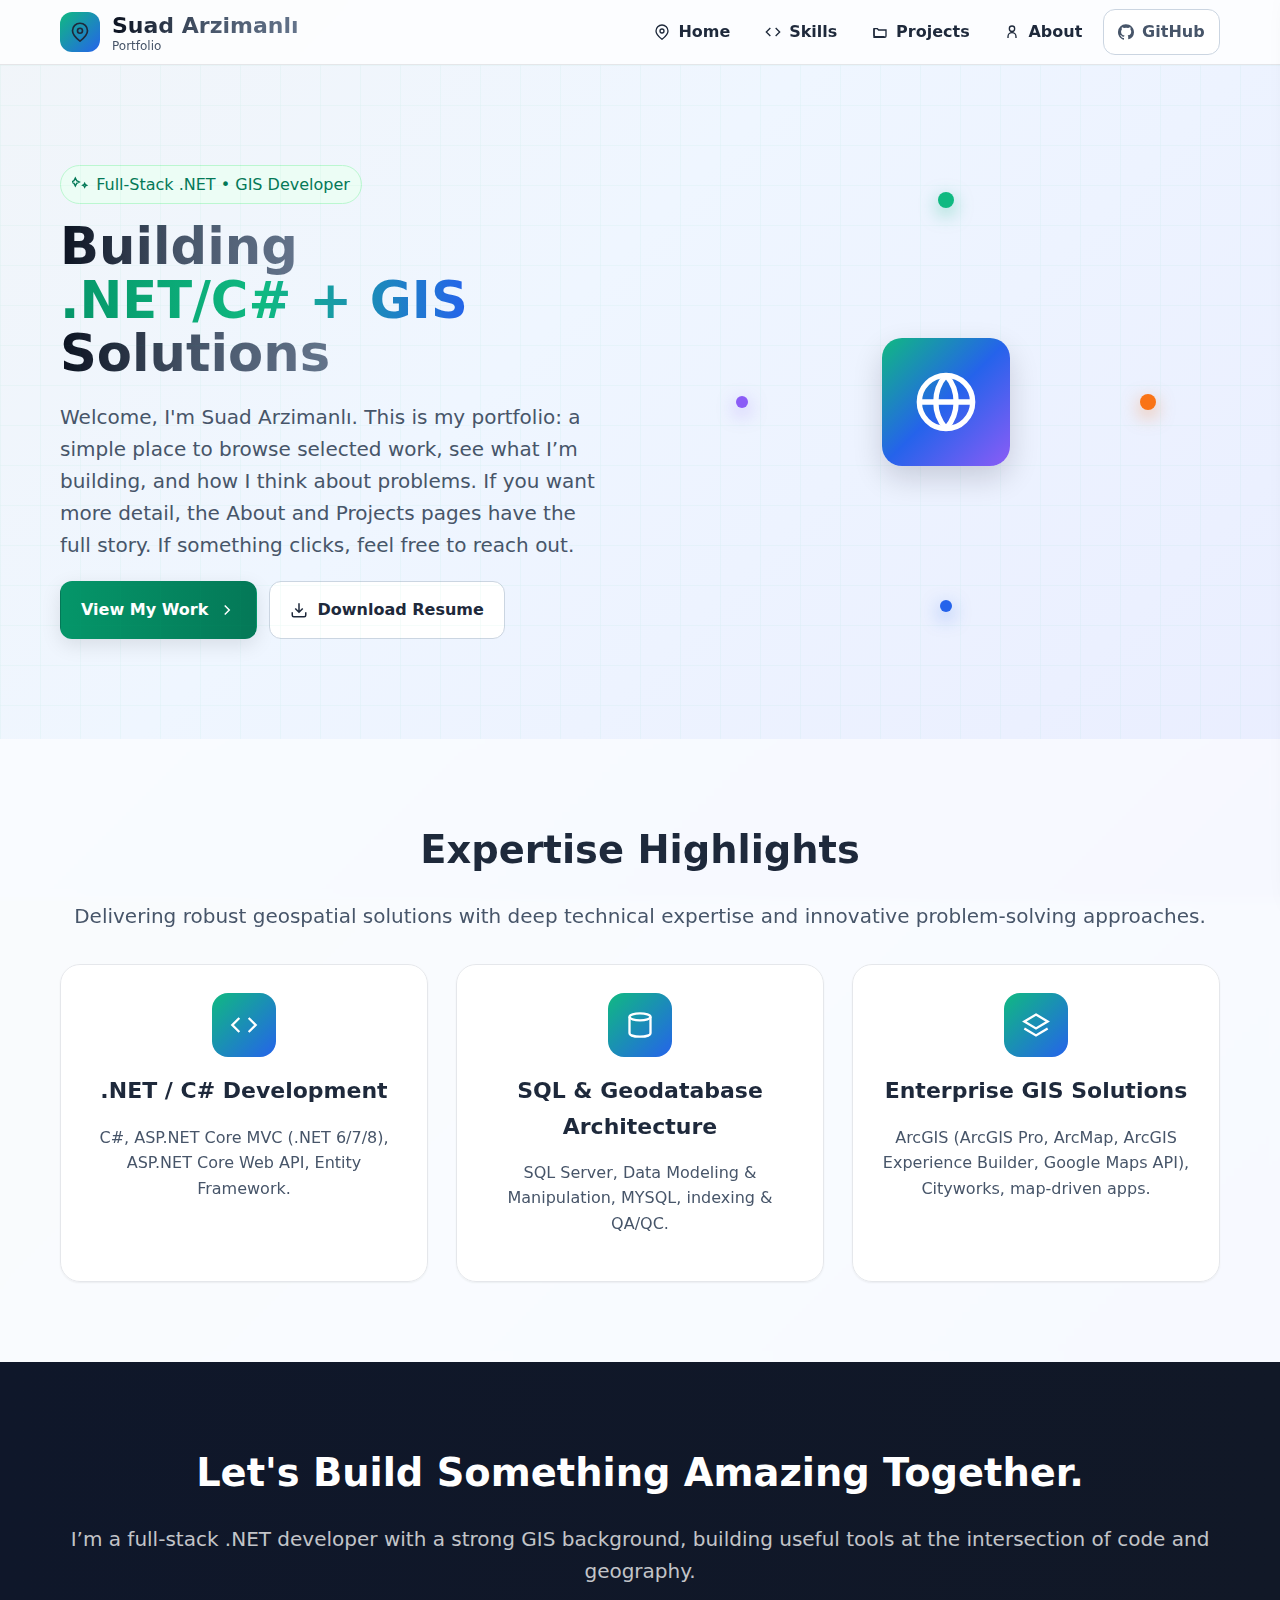
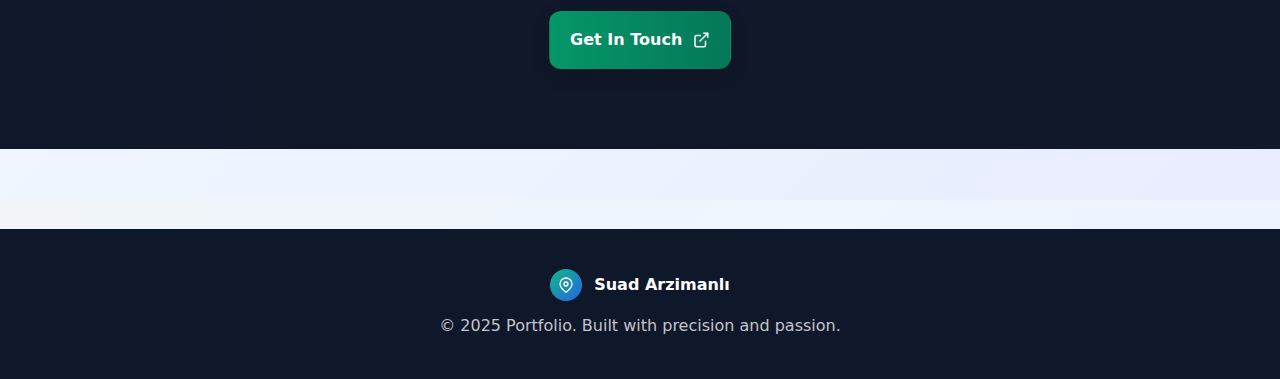
<file: Index.html>
<!doctype html>
<html lang="en">
<head>
<meta charset="utf-8"/>
<meta name="viewport" content="width=device-width, initial-scale=1"/>
<title>Suad Arzimanlı — .NET/C# & GIS Developer</title>
<link rel="stylesheet" href="styles.css"/>
<script defer src="main.js"></script>

<!-- SVG ICON SPRITE -->
<svg width="0" height="0" class="hidden" aria-hidden="true">
  <symbol id="i-map-pin" viewBox="0 0 24 24" fill="none" stroke="currentColor"><path stroke-width="2" d="M21 10.5C21 16 12 23 12 23S3 16 3 10.5a9 9 0 1118 0z"/><circle cx="12" cy="10.5" r="3" stroke-width="2"/></symbol>
  <symbol id="i-code" viewBox="0 0 24 24" fill="none" stroke="currentColor"><path stroke-width="2" d="M16 18l6-6-6-6M8 6l-6 6 6 6"/></symbol>
  <symbol id="i-user" viewBox="0 0 24 24" fill="none" stroke="currentColor"><circle cx="12" cy="7" r="4" stroke-width="2"/><path stroke-width="2" d="M6 21v-2a6 6 0 0112 0v2"/></symbol>
  <symbol id="i-folder" viewBox="0 0 24 24" fill="none" stroke="currentColor"><path stroke-width="2" d="M3 7h5l2 2h11v9a2 2 0 01-2 2H3z"/><path stroke-width="2" d="M3 7v10a2 2 0 002 2h14"/></symbol>
  <symbol id="i-github" viewBox="0 0 24 24" fill="currentColor"><path d="M12 .5A11.5 11.5 0 000 12.3c0 5.2 3.4 9.6 8.2 11.2.6.1.8-.3.8-.6v-2c-3.3.7-4-1.6-4-1.6-.6-1.6-1.4-2-1.4-2-1.1-.7.1-.7.1-.7 1.2.1 1.8 1.2 1.8 1.2 1.1 1.9 2.9 1.3 3.6 1 .1-.8.4-1.3.8-1.6-2.6-.3-5.3-1.3-5.3-5.9 0-1.3.5-2.4 1.2-3.2-.1-.3-.5-1.6.1-3.2 0 0 1-.3 3.3 1.2a11.5 11.5 0 016 0c2.3-1.5 3.3-1.2 3.3-1.2.6 1.6.2 2.9.1 3.2.8.8 1.2 1.9 1.2 3.2 0 4.6-2.7 5.6-5.3 5.9.4.3.8 1 .8 2v3c0 .3.2.7.8.6A11.5 11.5 0 0024 12.3C24 5.8 18.6.5 12 .5z"/></symbol>
  <symbol id="i-menu" viewBox="0 0 24 24" fill="none" stroke="currentColor"><path stroke-width="2" d="M3 6h18M3 12h18M3 18h18"/></symbol>
  <symbol id="i-x" viewBox="0 0 24 24" fill="none" stroke="currentColor"><path stroke-width="2" d="M18 6L6 18M6 6l12 12"/></symbol>
  <symbol id="i-sparkles" viewBox="0 0 24 24" fill="none" stroke="currentColor"><path stroke-width="2" d="M5 3l2 4 4 2-4 2-2 4-2-4-4-2 4-2 2-4zM19 11l1 2 2 1-2 1-1 2-1-2-2-1 2-1 1-2z"/></symbol>
  <symbol id="i-layers" viewBox="0 0 24 24" fill="none" stroke="currentColor"><path stroke-width="2" d="M12 3l10 6-10 6L2 9l10-6z"/><path stroke-width="2" d="M2 15l10 6 10-6"/></symbol>
  <symbol id="i-target" viewBox="0 0 24 24" fill="none" stroke="currentColor"><circle cx="12" cy="12" r="9" stroke-width="2"/><circle cx="12" cy="12" r="5" stroke-width="2"/><circle cx="12" cy="12" r="2" stroke-width="2"/></symbol>
  <symbol id="i-globe" viewBox="0 0 24 24" fill="none" stroke="currentColor"><circle cx="12" cy="12" r="10" stroke-width="2"/><path stroke-width="2" d="M2 12h20M12 2a15 15 0 010 20M12 2a15 15 0 000 20"/></symbol>
  <symbol id="i-chevron-right" viewBox="0 0 24 24" fill="none" stroke="currentColor"><path stroke-width="2" d="M9 18l6-6-6-6"/></symbol>
  <symbol id="i-download" viewBox="0 0 24 24" fill="none" stroke="currentColor"><path stroke-width="2" d="M21 15v4a2 2 0 01-2 2H5a2 2 0 01-2-2v-4"/><path stroke-width="2" d="M7 10l5 5 5-5M12 15V3"/></symbol>
  <symbol id="i-external" viewBox="0 0 24 24" fill="none" stroke="currentColor"><path stroke-width="2" d="M18 13v6a2 2 0 01-2 2H6a2 2 0 01-2-2V8a2 2 0 012-2h6"/><path stroke-width="2" d="M15 3h6v6M10 14L21 3"/></symbol>
  <symbol id="i-database" viewBox="0 0 24 24" fill="none" stroke="currentColor"><ellipse cx="12" cy="5" rx="9" ry="3" stroke-width="2"/><path stroke-width="2" d="M3 5v14c0 1.7 4 3 9 3s9-1.3 9-3V5"/></symbol>
  <!-- Award / medal -->
  <symbol id="i-award" viewBox="0 0 24 24" fill="none" stroke="currentColor"><circle cx="12" cy="8" r="4" stroke-width="2"/><path d="M9 12.5L8 21l4-2 4 2-1-8.5" stroke-width="2"/></symbol>
  
  <!-- Certificate / badge on document -->
  <symbol id="i-certificate" viewBox="0 0 24 24" fill="none" stroke="currentColor"><rect x="3" y="4" width="18" height="16" rx="2" stroke-width="2"/><path d="M7 9h7M7 13h6" stroke-width="2"/><circle cx="17" cy="11" r="2" stroke-width="2"/><path d="M17 13v4l2-1 2 1v-4" stroke-width="2"/></symbol>

</svg>
</head>
<body>

<header class="site-header">
  <div class="container" style="height:64px;display:flex;align-items:center;justify-content:space-between">
    <a href="index.html" class="flex items-center gap12" data-nav>
      <span class="round-lg flex items-center justify-center" aria-hidden="true"
            style="background:linear-gradient(135deg,#10b981,#2563eb);width:40px;height:40px;border-radius:12px;display:inline-flex;align-items:center;justify-content:center">
        <svg width="20" height="20"><use href="#i-map-pin"/></svg>
      </span>
      <span class="only-desktop">
        <div class="h3 m0 text-grad-slate">Suad Arzimanlı</div>
        <div class="text-muted" style="font-size:12px;margin-top:-6px">Portfolio</div>
      </span>
    
      <!-- NEW: compact brand for phones -->
      <span class="brand-mobile only-mobile">
        <span class="brand-title text-grad-slate">Suad Arzimanlı</span>
        <span class="brand-sub">Portfolio</span>
      </span>
    </a>


    <nav class="nav only-desktop">
      <a href="index.html" data-nav><svg width="16" height="16"><use href="#i-map-pin"/></svg> Home</a>
      <a href="skills.html" data-nav><svg width="16" height="16"><use href="#i-code"/></svg> Skills</a>
      <a href="projects.html" data-nav><svg width="16" height="16"><use href="#i-folder"/></svg> Projects</a>
      <a href="about.html" data-nav><svg width="16" height="16"><use href="#i-user"/></svg> About</a>
      <a href="https://github.com/suadarzimanli" target="_blank" rel="noopener" class="btn btn-outline"><svg width="16" height="16"><use href="#i-github"/></svg> GitHub</a>
    </nav>

    <button id="menu-toggle" class="btn btn-icon only-mobile" aria-label="Open menu">
      <svg width="22" height="22"><use href="#i-menu"/></svg>
    </button>
  </div>
</header>

<!-- Mobile Drawer -->
<aside id="mobile-drawer" class="drawer">
  <div class="container">
    <a href="index.html" class="drawer-link" data-close-drawer data-nav><svg width="18" height="18"><use href="#i-map-pin"/></svg> Home</a>
    <a href="skills.html" class="drawer-link" data-close-drawer data-nav><svg width="18" height="18"><use href="#i-code"/></svg> Skills</a>
    <a href="projects.html" class="drawer-link" data-close-drawer data-nav><svg width="18" height="18"><use href="#i-folder"/></svg> Projects</a>
    <a href="about.html" class="drawer-link" data-close-drawer data-nav><svg width="18" height="18"><use href="#i-user"/></svg> About</a>
    <a href="https://github.com/suadarzimanli" target="_blank" rel="noopener" class="drawer-link" data-close-drawer><svg width="18" height="18"><use href="#i-github"/></svg> GitHub</a>
  </div>
</aside>

<main>
  <!-- HERO -->
  <section class="hero">
    <div class="pattern">
      <svg width="100%" height="100%" xmlns="http://www.w3.org/2000/svg" aria-hidden="true">
        <defs><pattern id="grid" width="40" height="40" patternUnits="userSpaceOnUse">
          <path d="M 40 0 L 0 0 0 40" fill="none" stroke="#10b981" stroke-width="1"/></pattern></defs>
        <rect width="100%" height="100%" fill="url(#grid)"/>
      </svg>
    </div>
    <div class="container">
      <div class="grid-2" style="align-items:center;gap:64px">
        <div>
          <span class="badge badge-emerald mb16">
            <svg width="16" height="16"><use href="#i-sparkles"/></svg> Full-Stack .NET • GIS Developer
          </span>
          <h1 class="h1">
            <span class="text-grad-slate">Building</span><br/>
            <span class="text-grad-emerald">.NET/C# + GIS</span><br/>
            <span class="text-grad-slate">Solutions</span>
          </h1>
          <p class="lead mb20">
            Welcome, I'm Suad Arzimanlı. This is my portfolio: a simple place to browse selected work, see what I’m building, and how I think about problems. If you want more detail, the About and Projects pages have the full story. If something clicks, feel free to reach out. 
          </p>

          <div class="flex gap12" style="flex-wrap:wrap">
            <a href="projects.html" class="btn btn-primary btn-lg">
              View My Work <svg width="18" height="18"><use href="#i-chevron-right"/></svg>
            </a>
            <a href="Suad_Arzimanli_Resume_CV.pdf" class="btn btn-outline btn-lg" download>
              <svg width="18" height="18"><use href="#i-download"/></svg> Download Resume
            </a>
          </div>
        </div>

        <div>
          <div class="kaleido">
            <!-- spinning dots -->
            <div class="spin-slow" style="position:absolute;inset:0">
              <span style="position:absolute;top:0;left:50%;transform:translate(-50%,0);width:16px;height:16px;background:#10b981;border-radius:999px;box-shadow:0 6px 18px rgba(16,185,129,.5)"></span>
              <span style="position:absolute;bottom:0;left:50%;transform:translate(-50%,0);width:12px;height:12px;background:#2563eb;border-radius:999px;box-shadow:0 6px 18px rgba(37,99,235,.5)"></span>
              <span style="position:absolute;left:0;top:50%;transform:translate(0,-50%);width:12px;height:12px;background:#8b5cf6;border-radius:999px;box-shadow:0 6px 18px rgba(139,92,246,.5)"></span>
              <span style="position:absolute;right:0;top:50%;transform:translate(0,-50%);width:16px;height:16px;background:#f97316;border-radius:999px;box-shadow:0 6px 18px rgba(249,115,22,.5)"></span>
            </div>
            <!-- center globe -->
            <div class="flex items-center justify-center" style="position:absolute;inset:0">
              <div class="round-xl shadow-2xl" style="width:128px;height:128px;display:flex;align-items:center;justify-content:center;background:linear-gradient(135deg,#10b981,#2563eb,#8b5cf6)">
                <svg width="64" height="64" style="color:#fff"><use href="#i-globe"/></svg>
              </div>
            </div>
          </div>
        </div>

      </div>
    </div>
  </section>

  <!-- HIGHLIGHTS -->
  <section class="section" style="background:#ffffff99;backdrop-filter:blur(4px)">
    <div class="container">
      <div class="center mb32">
        <h2 class="h2">Expertise Highlights</h2>
        <p class="lead">Delivering robust geospatial solutions with deep technical expertise and innovative problem-solving approaches.</p>
      </div>

      <div class="grid-3">
      <!-- .NET / C# -->
      <article class="card center">
        <div class="card-body">
          <div class="round-lg flex items-center justify-center mb16"
               style="width:64px;height:64px;margin-inline:auto;background:linear-gradient(135deg,#10b981,#2563eb)">
            <svg width="28" height="28" style="color:#fff"><use href="#i-code"/></svg>
          </div>
          <h3 class="h3">.NET / C# Development</h3>
          <p class="text-muted">C#, ASP.NET Core MVC (.NET 6/7/8), ASP.NET Core Web API, Entity Framework.</p>
        </div>
      </article>
    
      <!-- SQL / Database / Geodatabase -->
      <article class="card center">
        <div class="card-body">
          <div class="round-lg flex items-center justify-center mb16"
               style="width:64px;height:64px;margin-inline:auto;background:linear-gradient(135deg,#10b981,#2563eb)">
            <svg width="28" height="28" style="color:#fff"><use href="#i-database"/></svg>
          </div>
          <h3 class="h3">SQL & Geodatabase Architecture</h3>
          <p class="text-muted">SQL Server, Data Modeling & Manipulation, MYSQL, indexing & QA/QC.</p>
        </div>
      </article>
    
      <!-- Enterprise GIS -->
      <article class="card center">
        <div class="card-body">
          <div class="round-lg flex items-center justify-center mb16"
               style="width:64px;height:64px;margin-inline:auto;background:linear-gradient(135deg,#10b981,#2563eb)">
            <svg width="28" height="28" style="color:#fff"><use href="#i-layers"/></svg>
          </div>
          <h3 class="h3">Enterprise GIS Solutions</h3>
          <p class="text-muted">ArcGIS (ArcGIS Pro, ArcMap, ArcGIS Experience Builder, Google Maps API), Cityworks, map-driven apps.</p>
        </div>
      </article>
    </div>
    </div>
  </section>

  <!-- CTA -->
  <section class="section block-dark">
    <div class="container center">
      <h2 class="h2" style="color:#fff">Let's Build Something Amazing Together.</h2>
      <p class="lead text-white-70 mb24">I’m a full-stack .NET developer with a strong GIS background, building useful tools at the intersection of code and geography.</p>
      <div class="flex gap12 justify-center" style="flex-wrap:wrap">
        <a href="about.html" class="btn btn-primary btn-lg">Get In Touch <svg width="18" height="18"><use href="#i-external"/></svg></a>
      </div>
    </div>
  </section>
</main>

<footer class="site-footer">
  <div class="container center">
    <div class="flex items-center justify-center gap12 mb12">
      <div class="round-lg flex items-center justify-center" style="width:32px;height:32px;background:linear-gradient(135deg,#10b981,#2563eb)">
        <svg width="16" height="16" style="color:#fff"><use href="#i-map-pin"/></svg>
      </div>
      <strong>Suad Arzimanlı</strong>
    </div>
    <div class="text-white-70">© 2025 Portfolio. Built with precision and passion.</div>
  </div>
</footer>

</body>
</html>
</file>
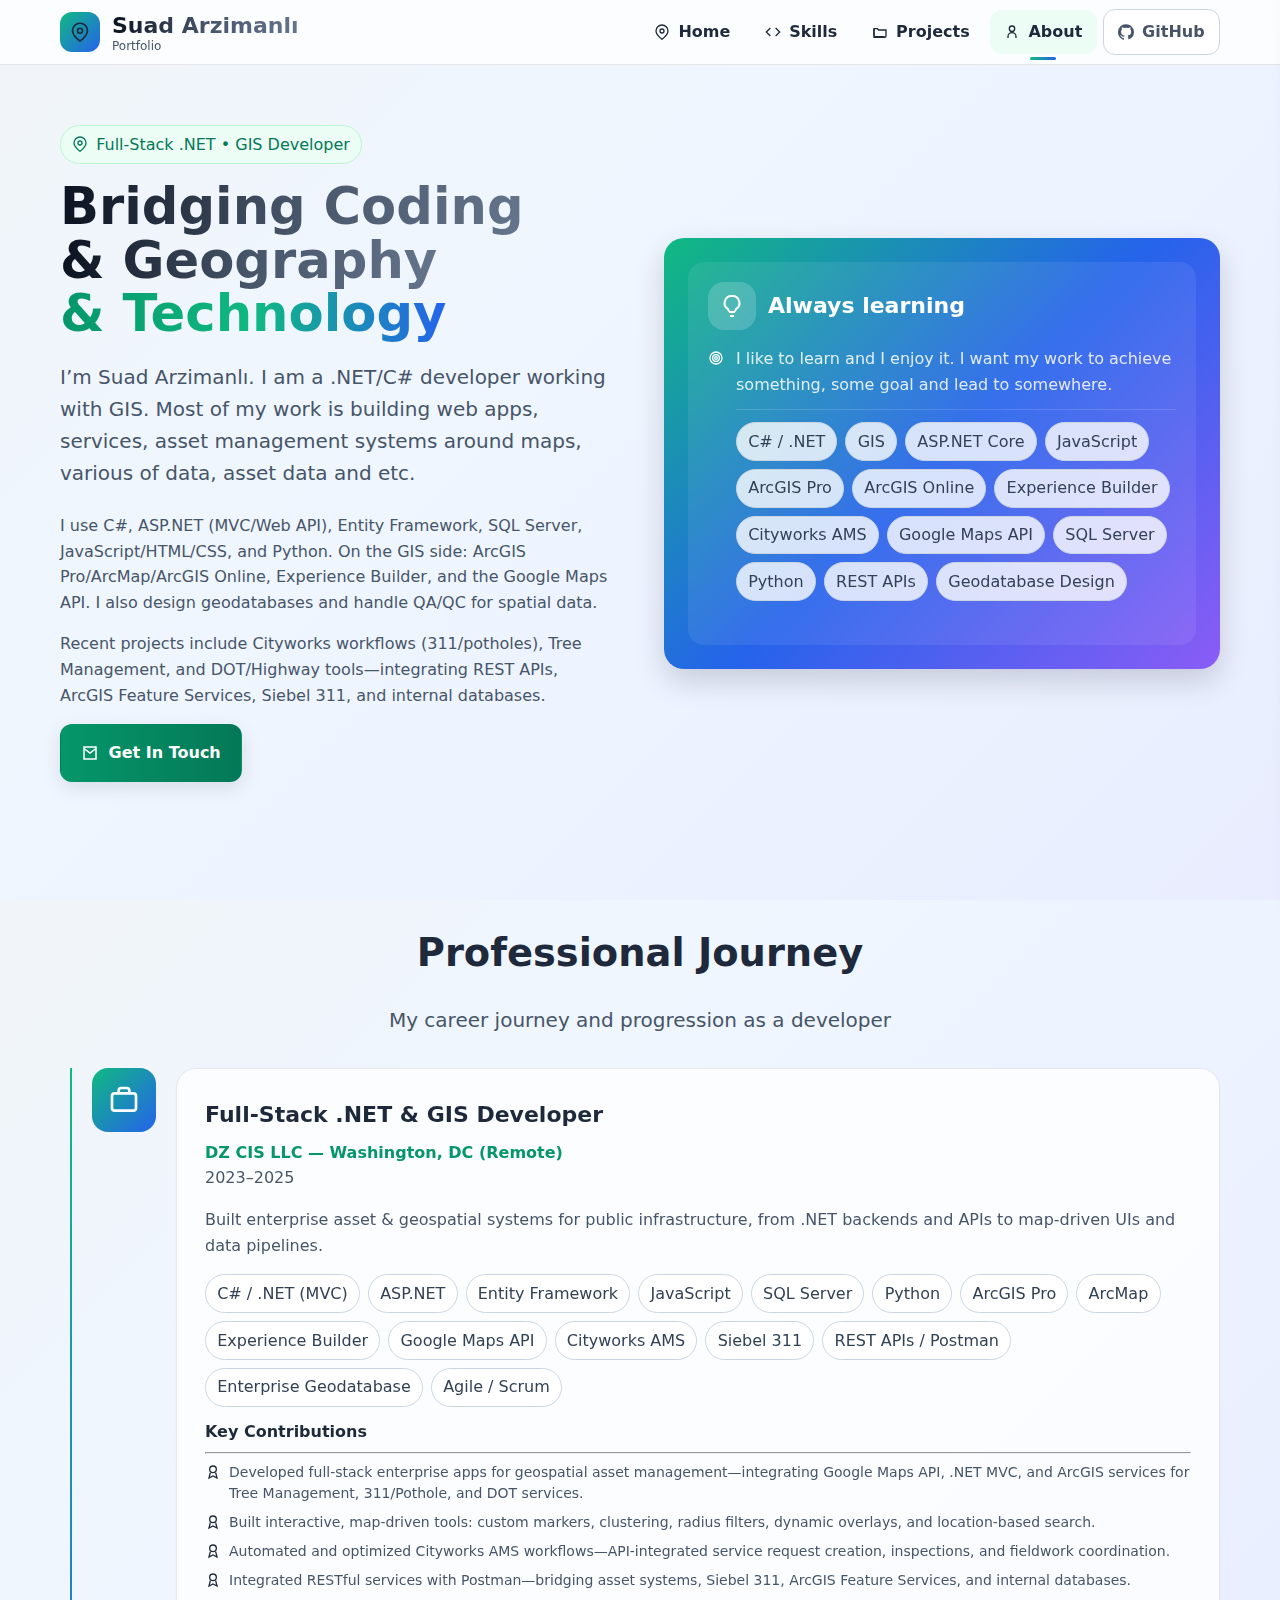
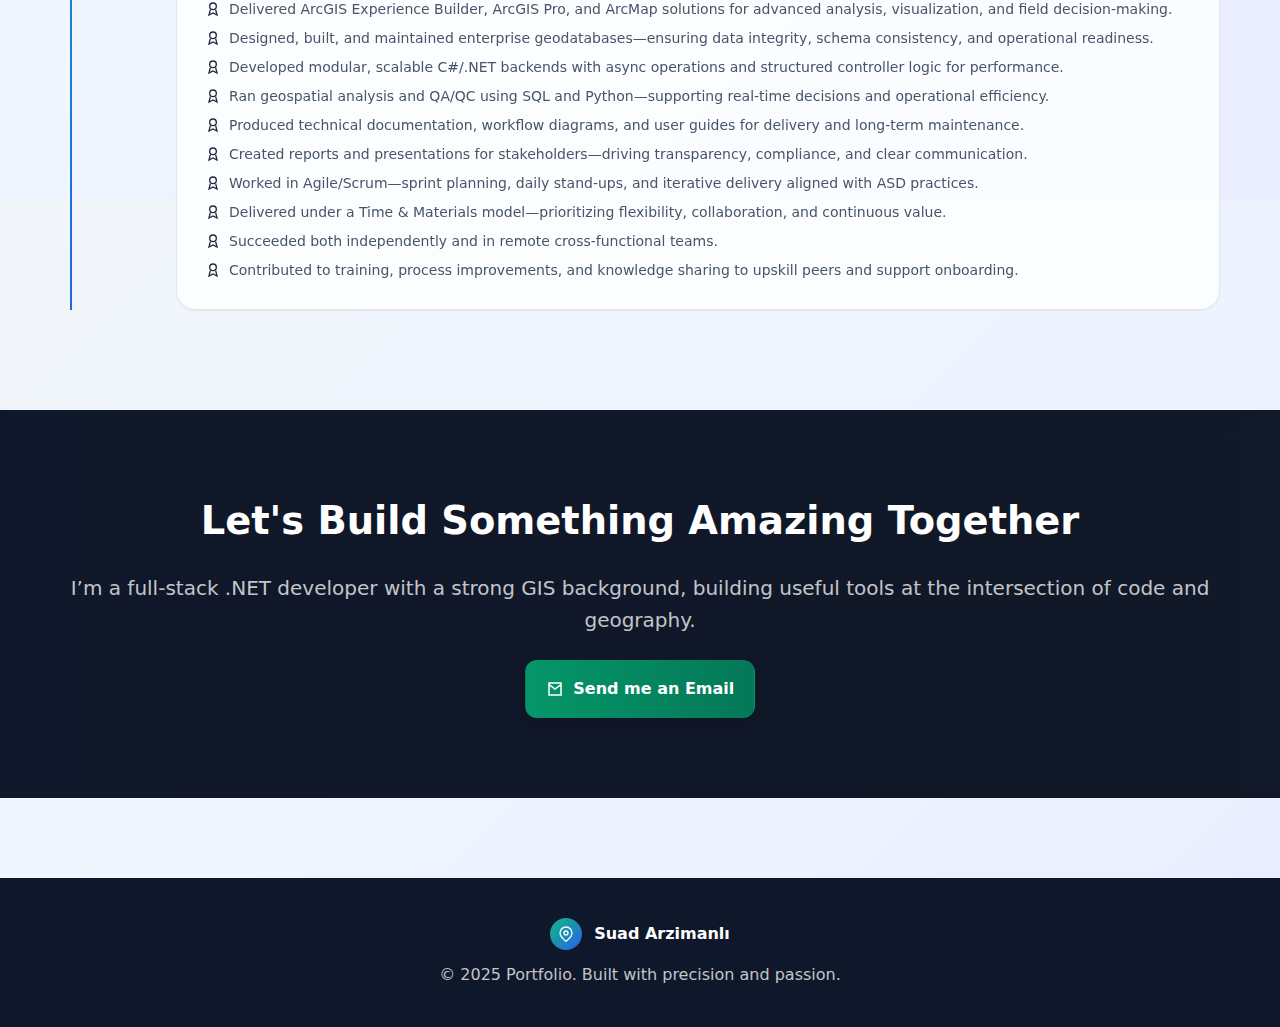
<file: about.html>
<!doctype html>
<html lang="en">
<head>
<meta charset="utf-8"/>
<meta name="viewport" content="width=device-width, initial-scale=1"/>
<title>About • GIS Developer</title>
<link rel="stylesheet" href="styles.css"/>
<script defer src="main.js"></script>

<!-- ICON SPRITE -->
<svg width="0" height="0" class="hidden" aria-hidden="true">
  <symbol id="i-map-pin" viewBox="0 0 24 24" fill="none" stroke="currentColor"><path stroke-width="2" d="M21 10.5C21 16 12 23 12 23S3 16 3 10.5a9 9 0 1118 0z"/><circle cx="12" cy="10.5" r="3" stroke-width="2"/></symbol>
  <symbol id="i-code" viewBox="0 0 24 24" fill="none" stroke="currentColor"><path stroke-width="2" d="M16 18l6-6-6-6M8 6l-6 6 6 6"/></symbol>
  <symbol id="i-user" viewBox="0 0 24 24" fill="none" stroke="currentColor"><circle cx="12" cy="7" r="4" stroke-width="2"/><path stroke-width="2" d="M6 21v-2a6 6 0 0112 0v2"/></symbol>
  <symbol id="i-folder" viewBox="0 0 24 24" fill="none" stroke="currentColor"><path stroke-width="2" d="M3 7h5l2 2h11v9a2 2 0 01-2 2H3z"/><path stroke-width="2" d="M3 7v10a2 2 0 002 2h14"/></symbol>
  <symbol id="i-github" viewBox="0 0 24 24" fill="currentColor"><path d="M12 .5A11.5 11.5 0 000 12.3c0 5.2 3.4 9.6 8.2 11.2.6.1.8-.3.8-.6v-2c-3.3.7-4-1.6-4-1.6-.6-1.6-1.4-2-1.4-2-1.1-.7.1-.7.1-.7 1.2.1 1.8 1.2 1.8 1.2 1.1 1.9 2.9 1.3 3.6 1 .1-.8.4-1.3.8-1.6-2.6-.3-5.3-1.3-5.3-5.9 0-1.3.5-2.4 1.2-3.2-.1-.3-.5-1.6.1-3.2 0 0 1-.3 3.3 1.2a11.5 11.5 0 016 0c2.3-1.5 3.3-1.2 3.3-1.2.6 1.6.2 2.9.1 3.2.8.8 1.2 1.9 1.2 3.2 0 4.6-2.7 5.6-5.3 5.9.4.3.8 1 .8 2v3c0 .3.2.7.8.6A11.5 11.5 0 0024 12.3C24 5.8 18.6.5 12 .5z"/></symbol>
  <symbol id="i-mail" viewBox="0 0 24 24" fill="none" stroke="currentColor"><path stroke-width="2" d="M4 4h16v16H4z"/><path stroke-width="2" d="M4 6l8 6 8-6"/></symbol>
  <symbol id="i-calendar" viewBox="0 0 24 24" fill="none" stroke="currentColor"><rect x="3" y="5" width="18" height="16" rx="2" stroke-width="2"/><path stroke-width="2" d="M16 3v4M8 3v4M3 11h18"/></symbol>
  <symbol id="i-briefcase" viewBox="0 0 24 24" fill="none" stroke="currentColor"><rect x="3" y="7" width="18" height="13" rx="2" stroke-width="2"/><path stroke-width="2" d="M8 7V5a2 2 0 012-2h4a2 2 0 012 2v2"/></symbol>
  <symbol id="i-award" viewBox="0 0 24 24" fill="none" stroke="currentColor"><circle cx="12" cy="8" r="5" stroke-width="2"/><path stroke-width="2" d="M8 13l-2 8 6-3 6 3-2-8"/></symbol>
  <symbol id="i-target" viewBox="0 0 24 24" fill="none" stroke="currentColor"><circle cx="12" cy="12" r="9" stroke-width="2"/><circle cx="12" cy="12" r="5" stroke-width="2"/><circle cx="12" cy="12" r="2" stroke-width="2"/></symbol>
  <symbol id="i-users" viewBox="0 0 24 24" fill="none" stroke="currentColor"><circle cx="9" cy="7" r="4" stroke-width="2"/><path stroke-width="2" d="M17 11a4 4 0 10-3-7M2 21a7 7 0 0114 0M15 21a6 6 0 1112 0"/></symbol>
  <symbol id="i-lightbulb" viewBox="0 0 24 24" fill="none" stroke="currentColor"><path stroke-width="2" d="M9 18h6M10 22h4"/><path stroke-width="2" d="M12 2a7 7 0 00-4 13 4 4 0 002 3h4a4 4 0 002-3 7 7 0 00-4-13z"/></symbol>
  <symbol id="i-heart" viewBox="0 0 24 24" fill="none" stroke="currentColor"><path stroke-width="2" d="M20.8 4.6a5.5 5.5 0 00-7.8 0L12 5.6l-1-1a5.5 5.5 0 10-7.8 7.8l1 1L12 22l7.8-8.6 1-1a5.5 5.5 0 000-7.8z"/></symbol>
</svg>
</head>
<body>

<header class="site-header">
  <div class="container" style="height:64px;display:flex;align-items:center;justify-content:space-between">
    <a href="Index.html" class="flex items-center gap12" data-nav>
      <span class="round-lg flex items-center justify-center" aria-hidden="true"
        style="background:linear-gradient(135deg,#10b981,#2563eb);width:40px;height:40px;border-radius:12px;display:inline-flex;align-items:center;justify-content:center">
        <svg width="20" height="20"><use href="#i-map-pin"/></svg>
      </span>
      <span class="only-desktop">
        <div class="h3 m0 text-grad-slate">Suad Arzimanlı</div>
        <div class="text-muted" style="font-size:12px;margin-top:-6px">Portfolio</div>
      </span>
    
      <!-- NEW: compact brand for phones -->
      <span class="brand-mobile only-mobile">
        <span class="brand-title text-grad-slate">Suad Arzimanlı</span>
        <span class="brand-sub">Portfolio</span>
      </span>
    </a>

    <nav class="nav only-desktop">
      <a href="Index.html" data-nav><svg width="16" height="16"><use href="#i-map-pin"/></svg> Home</a>
      <a href="skills.html" data-nav><svg width="16" height="16"><use href="#i-code"/></svg> Skills</a>
      <a href="projects.html" data-nav><svg width="16" height="16"><use href="#i-folder"/></svg> Projects</a>
      <a href="about.html" data-nav><svg width="16" height="16"><use href="#i-user"/></svg> About</a>
      <a href="https://github.com/suadarzimanli" target="_blank" rel="noopener" class="btn btn-outline"><svg width="16" height="16"><use href="#i-github"/></svg> GitHub</a>
    </nav>

    <button id="menu-toggle" class="btn btn-icon only-mobile" aria-label="Open menu">
      <svg width="22" height="22"><use href="#i-user"/></svg>
    </button>
  </div>
</header>

<aside id="mobile-drawer" class="drawer">
  <div class="container">
    <a href="Index.html" class="drawer-link" data-close-drawer data-nav><svg width="18" height="18"><use href="#i-map-pin"/></svg> Home</a>
    <a href="skills.html" class="drawer-link" data-close-drawer data-nav><svg width="18" height="18"><use href="#i-code"/></svg> Skills</a>
    <a href="projects.html" class="drawer-link" data-close-drawer data-nav><svg width="18" height="18"><use href="#i-folder"/></svg> Projects</a>
    <a href="about.html" class="drawer-link" data-close-drawer data-nav><svg width="18" height="18"><use href="#i-user"/></svg> About</a>
    <a href="https://github.com/suadarzimanli" target="_blank" rel="noopener" class="drawer-link" data-close-drawer><svg width="18" height="18"><use href="#i-github"/></svg> GitHub</a>
  </div>
</aside>

<main>
  <!-- Hero -->
  <section class="section-tight">
    <div class="container">
      <div class="grid-2" style="align-items:center;gap:48px">
        <div>
          <span class="badge badge-emerald mb16"><svg width="16" height="16"><use href="#i-map-pin"/></svg>Full-Stack .NET • GIS Developer</span>
          <h1 class="h1">
            <span class="text-grad-slate">Bridging Coding</span><br/>
            <span class="text-grad-slate">& Geography</span><br/>
            <span class="text-grad-emerald">& Technology</span>
          </h1>
          
          <p class="lead mb24">
              I’m Suad Arzimanlı. I am a .NET/C# developer working with GIS. Most of my work is building web apps, services, asset management systems around maps, various of data, asset data and etc.
              </p>            
              <p class="text-muted mb16">
                I use C#, ASP.NET (MVC/Web API), Entity Framework, SQL Server, JavaScript/HTML/CSS, and Python. On the GIS side: ArcGIS Pro/ArcMap/ArcGIS Online, Experience Builder, and the Google Maps API. I also design geodatabases and handle QA/QC for spatial data.
              </p>          
              <p class="text-muted">
                Recent projects include Cityworks workflows (311/potholes), Tree Management, and DOT/Highway tools—integrating REST APIs, ArcGIS Feature Services, Siebel 311, and internal databases.
          </p>
          <div class="flex gap12" style="flex-wrap:wrap">
            <a href="mailto:suad.arzimanli@gmail.com" class="btn btn-primary btn-lg"><svg width="18" height="18"><use href="#i-mail"/></svg> Get In Touch</a>
          </div>
        </div>

        <div>
          <div>
          <div class="round-xl shadow-2xl" style="background:linear-gradient(135deg,#10b981,#2563eb,#8b5cf6);padding:24px">
            <div class="round-lg" style="background:rgba(255,255,255,.08);backdrop-filter:blur(6px);padding:20px;color:#fff">
              <div class="flex items-center gap12 mb16">
                <div class="round-lg flex items-center justify-center" style="width:48px;height:48px;background:rgba(255,255,255,.18)">
                  <svg width="24" height="24" style="color:#fff"><use href="#i-lightbulb"/></svg>
                </div>
                <div>
                  <div class="h3 m0" style="color:#fff">Always learning</div>
                  <div class="text-white-70"></div>
                </div>
              </div>
            
              <div class="flex items-start gap12">
                <svg width="16" height="16" style="flex:0 0 16px;color:#fff;margin-top:4px">
                  <use href="#i-target"/>
                </svg>
              
                <!-- Right column: text + divider + badges -->
                <div style="flex:1">
                  <p class="text-white-80" style="margin:0 0 12px 0;">
                    I like to learn and I enjoy it. I want my work to achieve something, some goal and lead to somewhere.
                  </p>
                
                  <hr style="border:0;border-top:1px solid rgba(255,255,255,.15);margin:8px 0 12px"/>
                
                  <div class="flex gap8 mb24" style="flex-wrap:wrap">
                    <span class="badge badge-outline">C# / .NET</span>
                    <span class="badge badge-outline">GIS</span>
                    <span class="badge badge-outline">ASP.NET Core</span>
                    <span class="badge badge-outline">JavaScript</span>
                    <span class="badge badge-outline">ArcGIS Pro</span>
                    <span class="badge badge-outline">ArcGIS Online</span>
                    <span class="badge badge-outline">Experience Builder</span>
                    <span class="badge badge-outline">Cityworks AMS</span>
                    <span class="badge badge-outline">Google Maps API</span>
                    <span class="badge badge-outline">SQL Server</span>
                    <span class="badge badge-outline">Python</span>
                    <span class="badge badge-outline">REST APIs</span>
                    <span class="badge badge-outline">Geodatabase Design</span>
                  </div>
                </div>
              </div>
              </div>
            </div>
          </div>
        </div>
      </div>
    </div>
  </section>

  <!-- Timeline -->
  <section class="section">
    <div class="container">
      <div class="center mb32">
        <h2 class="h2">Professional Journey</h2>
        <p class="lead">My career journey and progression as a developer</p>
      </div>

      <div class="timeline">
        <div class="timeline-item mb20">
          <div class="timeline-dot"><svg width="32" height="32" style="color:#fff"><use href="#i-briefcase"/></svg></div>
            <article class="card" style="flex:1">
              <div class="card-body">
                <div class="flex" style="justify-content:space-between;gap:16px;flex-wrap:wrap">
                  <div>
                    <div class="h3">Full-Stack .NET &amp; GIS Developer</div>
                    <div style="color:#059669;font-weight:700">DZ CIS LLC — Washington, DC (Remote)</div>
                    <div class="text-muted">2023–2025</div>
                  </div>
                </div>
              
                <p class="text-muted">
                  Built enterprise asset &amp; geospatial systems for public infrastructure, from .NET backends and APIs to map-driven UIs and data pipelines.
                </p>
              
                <div class="mb12" style="display:flex;gap:8px;flex-wrap:wrap">
                  <span class="badge badge-outline">C# / .NET (MVC)</span>
                  <span class="badge badge-outline">ASP.NET</span>
                  <span class="badge badge-outline">Entity Framework</span>
                  <span class="badge badge-outline">JavaScript</span>
                  <span class="badge badge-outline">SQL Server</span>
                  <span class="badge badge-outline">Python</span>
                  <span class="badge badge-outline">ArcGIS Pro</span>
                  <span class="badge badge-outline">ArcMap</span>
                  <span class="badge badge-outline">Experience Builder</span>
                  <span class="badge badge-outline">Google Maps API</span>
                  <span class="badge badge-outline">Cityworks AMS</span>
                  <span class="badge badge-outline">Siebel 311</span>
                  <span class="badge badge-outline">REST APIs / Postman</span>
                  <span class="badge badge-outline">Enterprise Geodatabase</span>
                  <span class="badge badge-outline">Agile / Scrum</span>
                </div>
              
                <div>
                  <strong>Key Contributions</strong>                   
                  <hr class="my16"/>

                  <div class="list-item mb8">
                    <svg width="16" height="16"><use href="#i-award"/></svg>
                    <span class="text-muted">Developed full-stack enterprise apps for geospatial asset management—integrating Google Maps API, .NET MVC, and ArcGIS services for Tree Management, 311/Pothole, and DOT services.</span>
                  </div>
                
                  <div class="list-item mb8">
                    <svg width="16" height="16"><use href="#i-award"/></svg>
                    <span class="text-muted">Built interactive, map-driven tools: custom markers, clustering, radius filters, dynamic overlays, and location-based search.</span>
                  </div>
                
                  <div class="list-item mb8">
                    <svg width="16" height="16"><use href="#i-award"/></svg>
                    <span class="text-muted">Automated and optimized Cityworks AMS workflows—API-integrated service request creation, inspections, and fieldwork coordination.</span>
                  </div>
                
                  <div class="list-item mb8">
                    <svg width="16" height="16"><use href="#i-award"/></svg>
                    <span class="text-muted">Integrated RESTful services with Postman—bridging asset systems, Siebel 311, ArcGIS Feature Services, and internal databases.</span>
                  </div>
                
                  <div class="list-item mb8">
                    <svg width="16" height="16"><use href="#i-award"/></svg>
                    <span class="text-muted">Delivered ArcGIS Experience Builder, ArcGIS Pro, and ArcMap solutions for advanced analysis, visualization, and field decision-making.</span>
                  </div>
                
                  <div class="list-item mb8">
                    <svg width="16" height="16"><use href="#i-award"/></svg>
                    <span class="text-muted">Designed, built, and maintained enterprise geodatabases—ensuring data integrity, schema consistency, and operational readiness.</span>
                  </div>
                
                  <div class="list-item mb8">
                    <svg width="16" height="16"><use href="#i-award"/></svg>
                    <span class="text-muted">Developed modular, scalable C#/.NET backends with async operations and structured controller logic for performance.</span>
                  </div>
                
                  <div class="list-item mb8">
                    <svg width="16" height="16"><use href="#i-award"/></svg>
                    <span class="text-muted">Ran geospatial analysis and QA/QC using SQL and Python—supporting real-time decisions and operational efficiency.</span>
                  </div>
                
                  <div class="list-item mb8">
                    <svg width="16" height="16"><use href="#i-award"/></svg>
                    <span class="text-muted">Produced technical documentation, workflow diagrams, and user guides for delivery and long-term maintenance.</span>
                  </div>
                
                  <div class="list-item mb8">
                    <svg width="16" height="16"><use href="#i-award"/></svg>
                    <span class="text-muted">Created reports and presentations for stakeholders—driving transparency, compliance, and clear communication.</span>
                  </div>
                
                  <div class="list-item mb8">
                    <svg width="16" height="16"><use href="#i-award"/></svg>
                    <span class="text-muted">Worked in Agile/Scrum—sprint planning, daily stand-ups, and iterative delivery aligned with ASD practices.</span>
                  </div>
                
                  <div class="list-item mb8">
                    <svg width="16" height="16"><use href="#i-award"/></svg>
                    <span class="text-muted">Delivered under a Time &amp; Materials model—prioritizing flexibility, collaboration, and continuous value.</span>
                  </div>
                
                  <div class="list-item mb8">
                    <svg width="16" height="16"><use href="#i-award"/></svg>
                    <span class="text-muted">Succeeded both independently and in remote cross-functional teams.</span>
                  </div>
                
                  <div class="list-item">
                    <svg width="16" height="16"><use href="#i-award"/></svg>
                    <span class="text-muted">Contributed to training, process improvements, and knowledge sharing to upskill peers and support onboarding.</span>
                  </div>
                </div>
                </div>
              </div>
            </article>
        </div>

      </div>
    </div>
  </section>

  <!-- Contact CTA -->
  <section class="section block-dark">
    <div class="container center">
      <h2 class="h2" style="color:#fff">Let's Build Something Amazing Together</h2>
      <p class="lead text-white-70 mb24">I’m a full-stack .NET developer with a strong GIS background, building useful tools at the intersection of code and geography.</p>
      <div class="flex gap12 justify-center" style="flex-wrap:wrap">
        <a href="mailto:suad.arzimanli@gmail.com" class="btn btn-primary btn-lg"><svg width="18" height="18"><use href="#i-mail"/></svg> Send me an Email</a>
      </div>
    </div>
  </section>
</main>

<footer class="site-footer">
  <div class="container center">
    <div class="flex items-center justify-center gap12 mb12">
      <div class="round-lg flex items-center justify-center" style="width:32px;height:32px;background:linear-gradient(135deg,#10b981,#2563eb)">
        <svg width="16" height="16" style="color:#fff"><use href="#i-map-pin"/></svg>
      </div>
      <strong>Suad Arzimanlı</strong>
    </div>
    <div class="text-white-70">© 2025 Portfolio. Built with precision and passion.</div>
  </div>
</footer>

</body>
</html>
</file>
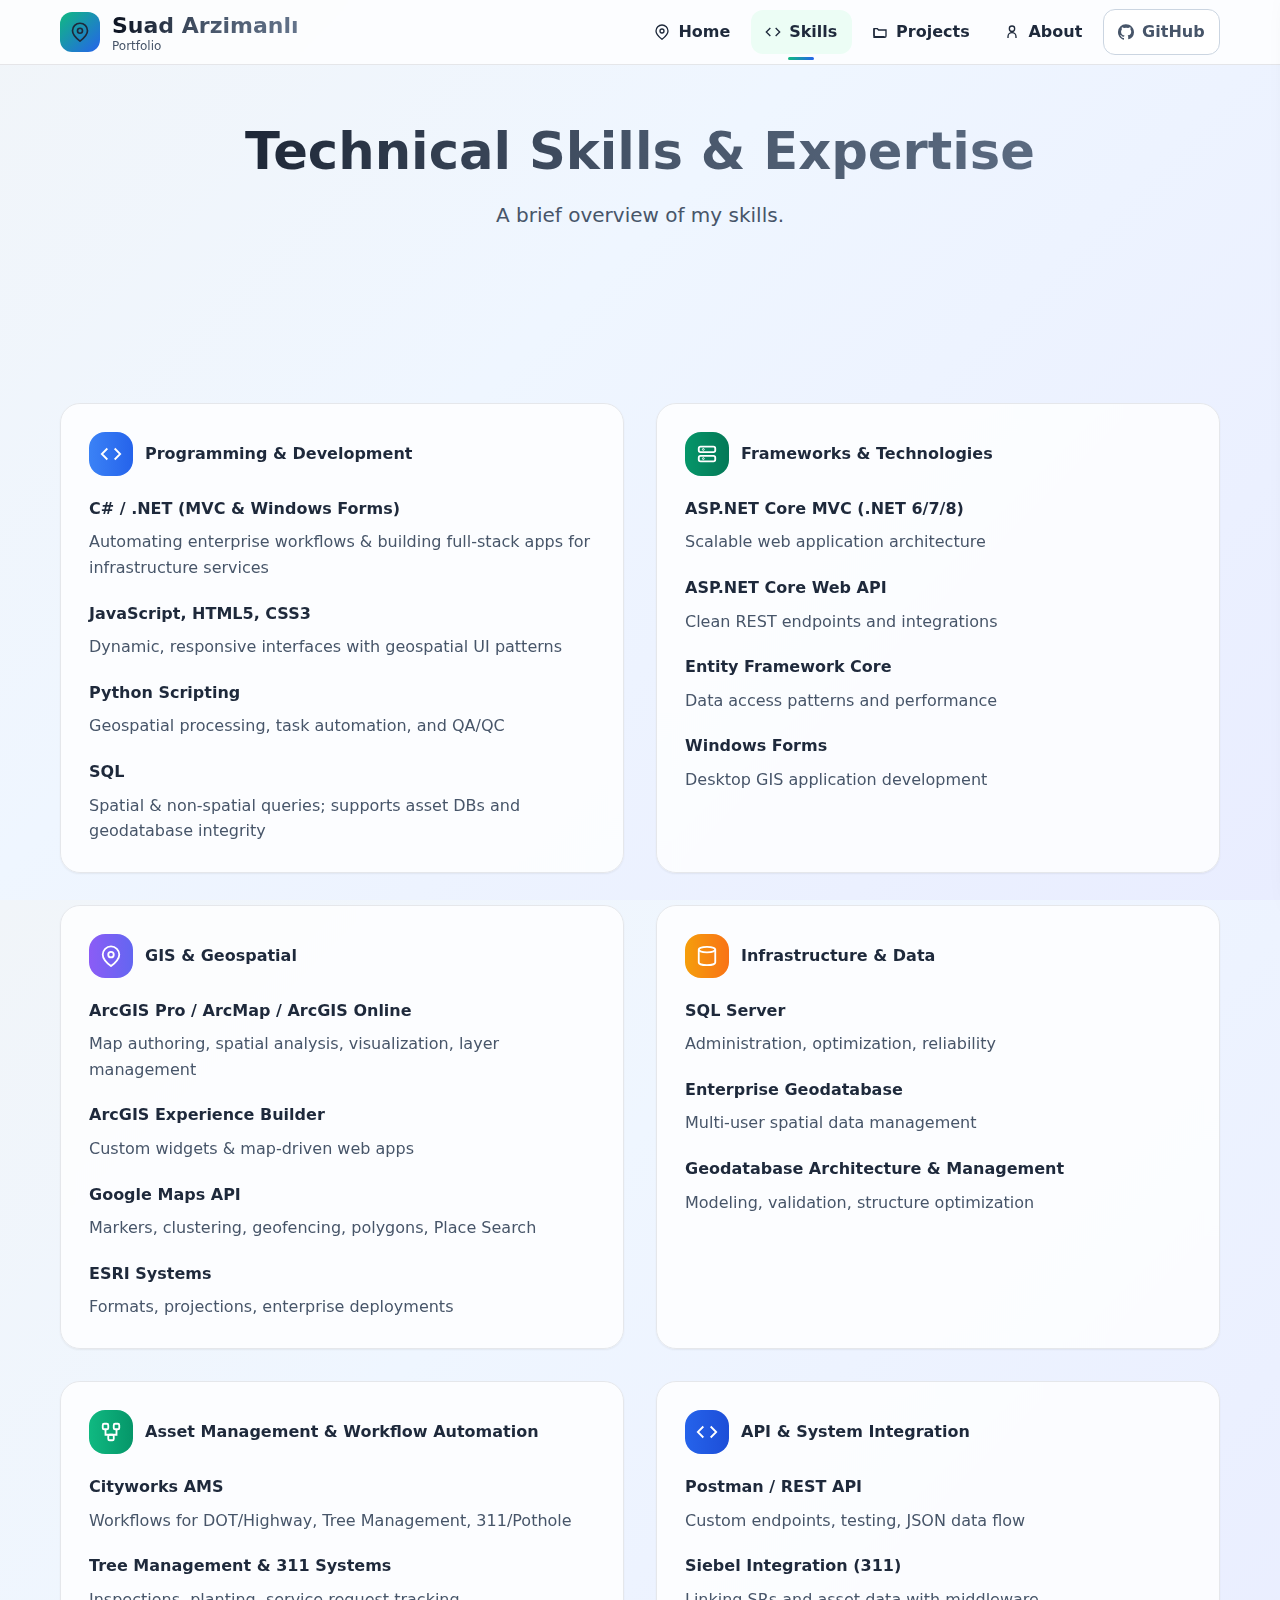
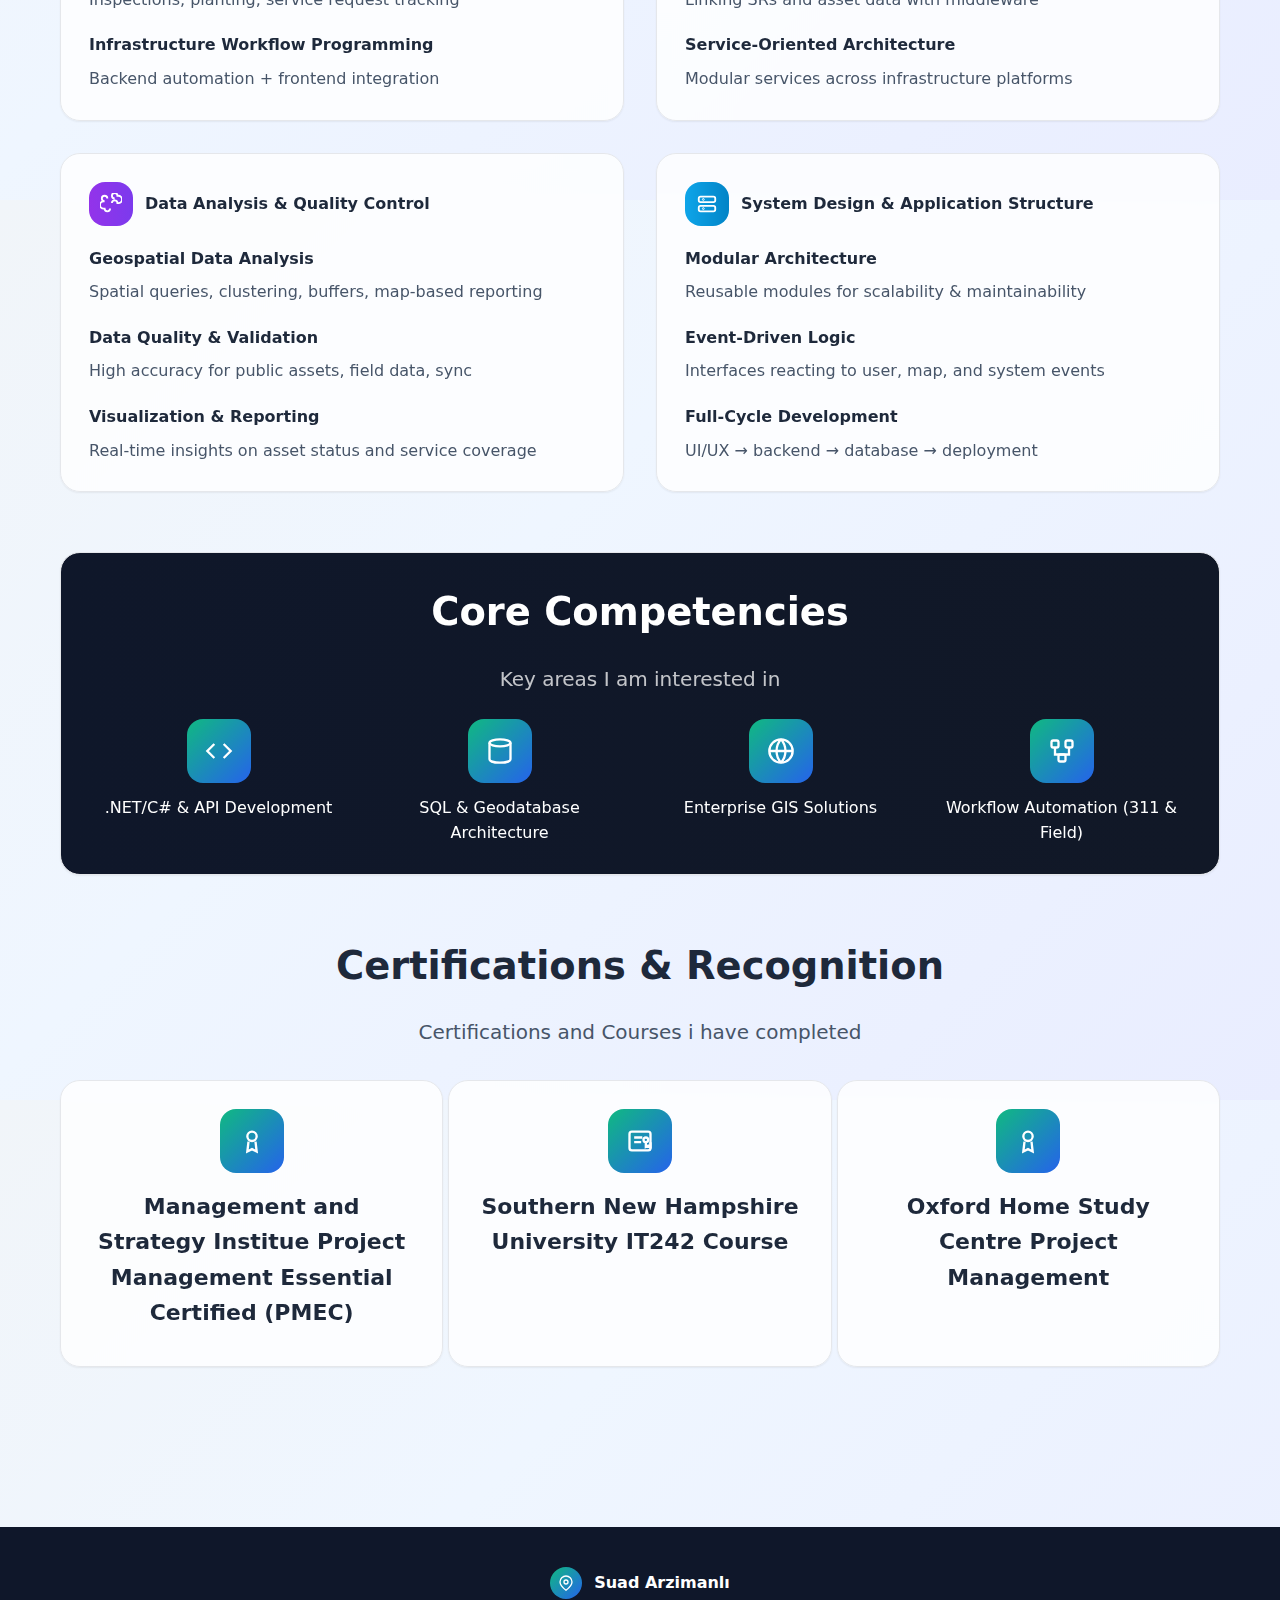
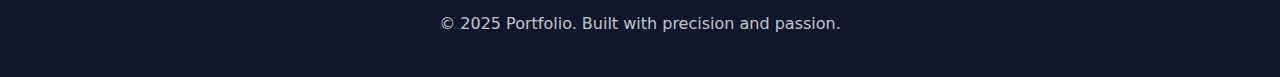
<file: skills.html>
<!doctype html>
<html lang="en">
<head>
<meta charset="utf-8"/>
<meta name="viewport" content="width=device-width, initial-scale=1"/>
<title>Suad Arzimanlı — Skills (.NET/C# & GIS)</title>
<link rel="stylesheet" href="styles.css"/>
<script defer src="main.js"></script>

<!-- ICON SPRITE (same as index for portability) -->
<svg width="0" height="0" class="hidden" aria-hidden="true">
  <symbol id="i-map-pin" viewBox="0 0 24 24" fill="none" stroke="currentColor"><path stroke-width="2" d="M21 10.5C21 16 12 23 12 23S3 16 3 10.5a9 9 0 1118 0z"/><circle cx="12" cy="10.5" r="3" stroke-width="2"/></symbol>
  <symbol id="i-code" viewBox="0 0 24 24" fill="none" stroke="currentColor"><path stroke-width="2" d="M16 18l6-6-6-6M8 6l-6 6 6 6"/></symbol>
  <symbol id="i-user" viewBox="0 0 24 24" fill="none" stroke="currentColor"><circle cx="12" cy="7" r="4" stroke-width="2"/><path stroke-width="2" d="M6 21v-2a6 6 0 0112 0v2"/></symbol>
  <symbol id="i-folder" viewBox="0 0 24 24" fill="none" stroke="currentColor"><path stroke-width="2" d="M3 7h5l2 2h11v9a2 2 0 01-2 2H3z"/><path stroke-width="2" d="M3 7v10a2 2 0 002 2h14"/></symbol>
  <symbol id="i-github" viewBox="0 0 24 24" fill="currentColor"><path d="M12 .5A11.5 11.5 0 000 12.3c0 5.2 3.4 9.6 8.2 11.2.6.1.8-.3.8-.6v-2c-3.3.7-4-1.6-4-1.6-.6-1.6-1.4-2-1.4-2-1.1-.7.1-.7.1-.7 1.2.1 1.8 1.2 1.8 1.2 1.1 1.9 2.9 1.3 3.6 1 .1-.8.4-1.3.8-1.6-2.6-.3-5.3-1.3-5.3-5.9 0-1.3.5-2.4 1.2-3.2-.1-.3-.5-1.6.1-3.2 0 0 1-.3 3.3 1.2a11.5 11.5 0 016 0c2.3-1.5 3.3-1.2 3.3-1.2.6 1.6.2 2.9.1 3.2.8.8 1.2 1.9 1.2 3.2 0 4.6-2.7 5.6-5.3 5.9.4.3.8 1 .8 2v3c0 .3.2.7.8.6A11.5 11.5 0 0024 12.3C24 5.8 18.6.5 12 .5z"/></symbol>
  <symbol id="i-sparkles" viewBox="0 0 24 24" fill="none" stroke="currentColor"><path stroke-width="2" d="M5 3l2 4 4 2-4 2-2 4-2-4-4-2 4-2 2-4zM19 11l1 2 2 1-2 1-1 2-1-2-2-1 2-1 1-2z"/></symbol>
  <symbol id="i-server" viewBox="0 0 24 24" fill="none" stroke="currentColor"><rect x="3" y="4" width="18" height="6" rx="2" stroke-width="2"/><rect x="3" y="14" width="18" height="6" rx="2" stroke-width="2"/><circle cx="8" cy="7" r="1"/><circle cx="8" cy="17" r="1"/></symbol>
  <symbol id="i-database" viewBox="0 0 24 24" fill="none" stroke="currentColor"><ellipse cx="12" cy="5" rx="9" ry="3" stroke-width="2"/><path stroke-width="2" d="M3 5v14c0 1.7 4 3 9 3s9-1.3 9-3V5"/></symbol>
  <symbol id="i-globe" viewBox="0 0 24 24" fill="none" stroke="currentColor"><circle cx="12" cy="12" r="10" stroke-width="2"/><path stroke-width="2" d="M2 12h20M12 2a15 15 0 010 20M12 2a15 15 0 000 20"/></symbol>
  <symbol id="i-workflow" viewBox="0 0 24 24" fill="none" stroke="currentColor"><rect x="3" y="3" width="6" height="6" rx="1.5" stroke-width="2"/><rect x="15" y="3" width="6" height="6" rx="1.5" stroke-width="2"/><rect x="9" y="15" width="6" height="6" rx="1.5" stroke-width="2"/><path stroke-width="2" d="M6 9v6h6M18 9v6h-6"/></symbol>
  <symbol id="i-brain" viewBox="0 0 24 24" fill="none" stroke="currentColor"><path stroke-width="2" d="M8 6a3 3 0 10-3 3H4a4 4 0 100 8h1a3 3 0 106 0M16 6a3 3 0 113-3h1a4 4 0 110 8h-1a3 3 0 10-6 0"/></symbol>
    <!-- Award / medal -->
  <symbol id="i-award" viewBox="0 0 24 24" fill="none" stroke="currentColor"><circle cx="12" cy="8" r="4" stroke-width="2"/><path d="M9 12.5L8 21l4-2 4 2-1-8.5" stroke-width="2"/></symbol>
  
  <!-- Certificate / badge on document -->
  <symbol id="i-certificate" viewBox="0 0 24 24" fill="none" stroke="currentColor"><rect x="3" y="4" width="18" height="16" rx="2" stroke-width="2"/><path d="M7 9h7M7 13h6" stroke-width="2"/><circle cx="17" cy="11" r="2" stroke-width="2"/><path d="M17 13v4l2-1 2 1v-4" stroke-width="2"/></symbol>

</svg>
</head>
<body>

<header class="site-header">
  <div class="container" style="height:64px;display:flex;align-items:center;justify-content:space-between">
    <a href="index.html" class="flex items-center gap12" data-nav>
       <span class="round-lg flex items-center justify-center" aria-hidden="true"
        style="background:linear-gradient(135deg,#10b981,#2563eb);width:40px;height:40px;border-radius:12px;display:inline-flex;align-items:center;justify-content:center">
        <svg width="20" height="20"><use href="#i-map-pin"/></svg>
      </span>
      <span class="only-desktop">
        <div class="h3 m0 text-grad-slate">Suad Arzimanlı</div>
        <div class="text-muted" style="font-size:12px;margin-top:-6px">Portfolio</div>
      </span>

      <!-- NEW: compact brand for phones -->
      <span class="brand-mobile only-mobile">
        <span class="brand-title text-grad-slate">Suad Arzimanlı</span>
        <span class="brand-sub">Portfolio</span>
      </span>
    </a>

    <nav class="nav only-desktop">
      <a href="index.html" data-nav><svg width="16" height="16"><use href="#i-map-pin"/></svg> Home</a>
      <a href="skills.html" data-nav><svg width="16" height="16"><use href="#i-code"/></svg> Skills</a>
      <a href="projects.html" data-nav><svg width="16" height="16"><use href="#i-folder"/></svg> Projects</a>
      <a href="about.html" data-nav><svg width="16" height="16"><use href="#i-user"/></svg> About</a>
      <a href="https://github.com/suadarzimanli" target="_blank" rel="noopener" class="btn btn-outline"><svg width="16" height="16"><use href="#i-github"/></svg> GitHub</a>
    </nav>

    <button id="menu-toggle" class="btn btn-icon only-mobile" aria-label="Open menu">
      <svg width="22" height="22"><use href="#i-code"/></svg>
    </button>
  </div>
</header>

<aside id="mobile-drawer" class="drawer">
  <div class="container">
    <a href="index.html" class="drawer-link" data-close-drawer data-nav><svg width="18" height="18"><use href="#i-map-pin"/></svg> Home</a>
    <a href="skills.html" class="drawer-link" data-close-drawer data-nav><svg width="18" height="18"><use href="#i-code"/></svg> Skills</a>
    <a href="projects.html" class="drawer-link" data-close-drawer data-nav><svg width="18" height="18"><use href="#i-folder"/></svg> Projects</a>
    <a href="about.html" class="drawer-link" data-close-drawer data-nav><svg width="18" height="18"><use href="#i-user"/></svg> About</a>
    <a href="https://github.com/suadarzimanli" target="_blank" rel="noopener" class="drawer-link" data-close-drawer><svg width="18" height="18"><use href="#i-github"/></svg> GitHub</a>
  </div>
</aside>

<main>
  <section class="section-tight">
    <div class="container center">
      <h1 class="h1 text-grad-slate">Technical Skills & Expertise</h1>
      <p class="lead mb32">A brief overview of my skills.</p>
    </div>
  </section>

  <section class="section">
    <div class="container">
      <!-- Skills Grid -->
      <div class="grid-2 mb60">
        <!-- Category: Programming -->
        <article class="card">
          <div class="card-body">
            <div class="flex items-center gap12 mb20">
              <div class="round-lg flex items-center justify-center" style="width:44px;height:44px;background:linear-gradient(90deg,#3b82f6,#2563eb)">
                <svg width="22" height="22" style="color:#fff"><use href="#i-code"/></svg>
              </div>
              <strong>Programming & Development</strong>
            </div>
          
            <div class="mb20">
              <div class="flex items-center justify-between mb8"><span><strong>C# / .NET (MVC &amp; Windows Forms)</strong></span></div>
              <div class="text-muted">Automating enterprise workflows & building full-stack apps for infrastructure services</div>
            </div>
          
            <div class="mb20">
              <div class="flex items-center justify-between mb8"><span><strong>JavaScript, HTML5, CSS3</strong></span></div>
              <div class="text-muted">Dynamic, responsive interfaces with geospatial UI patterns</div>
            </div>
          
            <div class="mb20">
              <div class="flex items-center justify-between mb8"><span><strong>Python Scripting</strong></span></div>
              <div class="text-muted">Geospatial processing, task automation, and QA/QC</div>
            </div>
          
            <div>
              <div class="flex items-center justify-between mb8"><span><strong>SQL</strong></span></div>
              <div class="text-muted">Spatial & non-spatial queries; supports asset DBs and geodatabase integrity</div>
            </div>
          </div>
        </article>
      
        <!-- Category: Frameworks & Technologies -->
        <article class="card">
          <div class="card-body">
            <div class="flex items-center gap12 mb20">
              <div class="round-lg flex items-center justify-center" style="width:44px;height:44px;background:linear-gradient(90deg,#059669,#047857)">
                <svg width="22" height="22" style="color:#fff"><use href="#i-server"/></svg>
              </div>
              <strong>Frameworks & Technologies</strong>
            </div>
          
            <div class="mb20">
              <div class="flex items-center justify-between mb8"><span><strong>ASP.NET Core MVC (.NET 6/7/8)</strong></span></div>
              <div class="text-muted">Scalable web application architecture</div>
            </div>
          
            <div class="mb20">
              <div class="flex items-center justify-between mb8"><span><strong>ASP.NET Core Web API</strong></span></div>
              <div class="text-muted">Clean REST endpoints and integrations</div>
            </div>
          
            <div class="mb20">
              <div class="flex items-center justify-between mb8"><span><strong>Entity Framework Core</strong></span></div>
              <div class="text-muted">Data access patterns and performance</div>
            </div>
          
            <div>
              <div class="flex items-center justify-between mb8"><span><strong>Windows Forms</strong></span></div>
              <div class="text-muted">Desktop GIS application development</div>
            </div>
          </div>
        </article>
      
        <!-- Category: GIS & Geospatial -->
        <article class="card">
          <div class="card-body">
            <div class="flex items-center gap12 mb20">
              <div class="round-lg flex items-center justify-center" style="width:44px;height:44px;background:linear-gradient(90deg,#8b5cf6,#6366f1)">
                <svg width="22" height="22" style="color:#fff"><use href="#i-map-pin"/></svg>
              </div>
              <strong>GIS & Geospatial</strong>
            </div>
          
            <div class="mb20">
              <div class="flex items-center justify-between mb8"><span><strong>ArcGIS Pro / ArcMap / ArcGIS Online</strong></span></div>
              <div class="text-muted">Map authoring, spatial analysis, visualization, layer management</div>
            </div>
          
            <div class="mb20">
              <div class="flex items-center justify-between mb8"><span><strong>ArcGIS Experience Builder</strong></span></div>
              <div class="text-muted">Custom widgets & map-driven web apps</div>
            </div>
          
            <div class="mb20">
              <div class="flex items-center justify-between mb8"><span><strong>Google Maps API</strong></span></div>
              <div class="text-muted">Markers, clustering, geofencing, polygons, Place Search</div>
            </div>
          
            <div>
              <div class="flex items-center justify-between mb8"><span><strong>ESRI Systems</strong></span></div>
              <div class="text-muted">Formats, projections, enterprise deployments</div>
            </div>
          </div>
        </article>
      
        <!-- Category: Infrastructure & Data -->
        <article class="card">
          <div class="card-body">
            <div class="flex items-center gap12 mb20">
              <div class="round-lg flex items-center justify-center" style="width:44px;height:44px;background:linear-gradient(90deg,#f59e0b,#f97316)">
                <svg width="22" height="22" style="color:#fff"><use href="#i-database"/></svg>
              </div>
              <strong>Infrastructure & Data</strong>
            </div>
          
            <div class="mb20">
              <div class="flex items-center justify-between mb8"><span><strong>SQL Server</strong></span></div>
              <div class="text-muted">Administration, optimization, reliability</div>
            </div>          
          
            <div class="mb20">
              <div class="flex items-center justify-between mb8"><span><strong>Enterprise Geodatabase</strong></span></div>
              <div class="text-muted">Multi-user spatial data management</div>
            </div>
          
            <div>
              <div class="flex items-center justify-between mb8"><span><strong>Geodatabase Architecture &amp; Management</strong></span></div>
              <div class="text-muted">Modeling, validation, structure optimization</div>
            </div>
          </div>
        </article>
      
        <!-- Category: Asset Management & Workflow Automation -->
        <article class="card">
          <div class="card-body">
            <div class="flex items-center gap12 mb20">
              <div class="round-lg flex items-center justify-center" style="width:44px;height:44px;background:linear-gradient(90deg,#10b981,#059669)">
                <svg width="22" height="22" style="color:#fff"><use href="#i-workflow"/></svg>
              </div>
              <strong>Asset Management &amp; Workflow Automation</strong>
            </div>
          
            <div class="mb20">
              <div class="flex items-center justify-between mb8"><span><strong>Cityworks AMS</strong></span></div>
              <div class="text-muted">Workflows for DOT/Highway, Tree Management, 311/Pothole</div>
            </div>
          
            <div class="mb20">
              <div class="flex items-center justify-between mb8"><span><strong>Tree Management &amp; 311 Systems</strong></span></div>
              <div class="text-muted">Inspections, planting, service request tracking</div>
            </div>
          
            <div>
              <div class="flex items-center justify-between mb8"><span><strong>Infrastructure Workflow Programming</strong></span></div>
              <div class="text-muted">Backend automation + frontend integration</div>
            </div>
          </div>
        </article>
      
        <!-- Category: API & System Integration -->
        <article class="card">
          <div class="card-body">
            <div class="flex items-center gap12 mb20">
              <div class="round-lg flex items-center justify-center" style="width:44px;height:44px;background:linear-gradient(90deg,#2563eb,#1d4ed8)">
                <svg width="22" height="22" style="color:#fff"><use href="#i-code"/></svg>
              </div>
              <strong>API &amp; System Integration</strong>
            </div>
          
            <div class="mb20">
              <div class="flex items-center justify-between mb8"><span><strong>Postman / REST API</strong></span></div>
              <div class="text-muted">Custom endpoints, testing, JSON data flow</div>
            </div>
          
            <div class="mb20">
              <div class="flex items-center justify-between mb8"><span><strong>Siebel Integration (311)</strong></span></div>
              <div class="text-muted">Linking SRs and asset data with middleware</div>
            </div>
          
            <div>
              <div class="flex items-center justify-between mb8"><span><strong>Service-Oriented Architecture</strong></span></div>
              <div class="text-muted">Modular services across infrastructure platforms</div>
            </div>
          </div>
        </article>
      
        <!-- Category: Data Analysis & Quality Control -->
        <article class="card">
          <div class="card-body">
            <div class="flex items-center gap12 mb20">
              <div class="round-lg flex items-center justify-center" style="width:44px;height:44px;background:linear-gradient(90deg,#9333ea,#7c3aed)">
                <svg width="22" height="22" style="color:#fff"><use href="#i-brain"/></svg>
              </div>
              <strong>Data Analysis &amp; Quality Control</strong>
            </div>
          
            <div class="mb20">
              <div class="flex items-center justify-between mb8"><span><strong>Geospatial Data Analysis</strong></span></div>
              <div class="text-muted">Spatial queries, clustering, buffers, map-based reporting</div>
            </div>
          
            <div class="mb20">
              <div class="flex items-center justify-between mb8"><span><strong>Data Quality &amp; Validation</strong></span></div>
              <div class="text-muted">High accuracy for public assets, field data, sync</div>
            </div>
          
            <div>
              <div class="flex items-center justify-between mb8"><span><strong>Visualization &amp; Reporting</strong></span></div>
              <div class="text-muted">Real-time insights on asset status and service coverage</div>
            </div>
          </div>
        </article>
      
        <!-- Category: System Design & Application Structure -->
        <article class="card">
          <div class="card-body">
            <div class="flex items-center gap12 mb20">
              <div class="round-lg flex items-center justify-center" style="width:44px;height:44px;background:linear-gradient(90deg,#0ea5e9,#0284c7)">
                <svg width="22" height="22" style="color:#fff"><use href="#i-server"/></svg>
              </div>
              <strong>System Design &amp; Application Structure</strong>
            </div>
          
            <div class="mb20">
              <div class="flex items-center justify-between mb8"><span><strong>Modular Architecture</strong></span></div>
              <div class="text-muted">Reusable modules for scalability & maintainability</div>
            </div>
          
            <div class="mb20">
              <div class="flex items-center justify-between mb8"><span><strong>Event-Driven Logic</strong></span></div>
              <div class="text-muted">Interfaces reacting to user, map, and system events</div>
            </div>
          
            <div>
              <div class="flex items-center justify-between mb8"><span><strong>Full-Cycle Development</strong></span></div>
              <div class="text-muted">UI/UX → backend → database → deployment</div>
            </div>
          </div>
        </article>
      </div>

      <!-- Core Competencies -->
      <section class="card mb60" style="background:linear-gradient(90deg,#0f172a,#111827);color:#fff">
        <div class="card-body center">
          <h2 class="h2">Core Competencies</h2>
          <p class="lead text-white-70 mb24">Key areas I am interested in</p>
          
          <div class="grid-4">
            <div class="center">
              <div class="round-lg flex items-center justify-center mb12" style="width:64px;height:64px;margin-inline:auto;background:linear-gradient(135deg,#10b981,#2563eb)">
                <svg width="28" height="28" style="color:#fff"><use href="#i-code"/></svg>
              </div>
              <div>.NET/C# & API Development</div>
            </div>
          
            <div class="center">
              <div class="round-lg flex items-center justify-center mb12" style="width:64px;height:64px;margin-inline:auto;background:linear-gradient(135deg,#10b981,#2563eb)">
                <svg width="28" height="28" style="color:#fff"><use href="#i-database"/></svg>
              </div>
              <div>SQL & Geodatabase Architecture</div>
            </div>
          
            <div class="center">
              <div class="round-lg flex items-center justify-center mb12" style="width:64px;height:64px;margin-inline:auto;background:linear-gradient(135deg,#10b981,#2563eb)">
                <svg width="28" height="28" style="color:#fff"><use href="#i-globe"/></svg>
              </div>
              <div>Enterprise GIS Solutions</div>
            </div>
          
            <div class="center">
              <div class="round-lg flex items-center justify-center mb12" style="width:64px;height:64px;margin-inline:auto;background:linear-gradient(135deg,#10b981,#2563eb)">
                <svg width="28" height="28" style="color:#fff"><use href="#i-workflow"/></svg>
              </div>
              <div>Workflow Automation (311 & Field)</div>
            </div>
          </div>
        </div>
      </section>

      <!-- Certifications -->
      <section class="center">
        <h2 class="h2">Certifications & Recognition</h2>
        <p class="lead mb32">Certifications and Courses i have completed</p>

        <div class="grid-custom">

          <article class="card center">
            <div class="card-body">
              <div class="round-lg flex items-center justify-center mb16" style="width:64px;height:64px;margin-inline:auto;background:linear-gradient(135deg,#10b981,#2563eb)"><svg width="28" height="28" style="color:#fff"><use href="#i-award"/></svg></div>
              <div class="h3">Management and Strategy Institue Project Management Essential Certified (PMEC)</div>
            </div>
          </article>

          <article class="card center">
            <div class="card-body">
              <div class="round-lg flex items-center justify-center mb16"style="width:64px;height:64px;margin-inline:auto;background:linear-gradient(135deg,#10b981,#2563eb)"><svg width="28" height="28" style="color:#fff"><use href="#i-certificate"/></svg></div>
              <div class="h3">Southern New Hampshire University IT242 Course</div>
            </div>
          </article>       
          
          <article class="card center">
            <div class="card-body">
              <div class="round-lg flex items-center justify-center mb16" style="width:64px;height:64px;margin-inline:auto;background:linear-gradient(135deg,#10b981,#2563eb)"><svg width="28" height="28" style="color:#fff"><use href="#i-award"/></svg></div>
              <div class="h3">Oxford Home Study Centre Project Management</div>
            </div>
          </article>

        </div>
      </section>

    </div>
  </section>
</main>

<footer class="site-footer">
  <div class="container center">
    <div class="flex items-center justify-center gap12 mb12">
      <div class="round-lg flex items-center justify-center" style="width:32px;height:32px;background:linear-gradient(135deg,#10b981,#2563eb)">
        <svg width="16" height="16" style="color:#fff"><use href="#i-map-pin"/></svg>
      </div>
      <strong>Suad Arzimanlı</strong>
    </div>
    <div class="text-white-70">© 2025 Portfolio. Built with precision and passion.</div>
  </div>
</footer>

</body>
</html>
</file>
<file: styles.css>
/* ====== Base / Theme ====== */
:root{
  --slate-900:#0f172a; --slate-800:#1e293b; --slate-700:#334155; --slate-600:#475569; --slate-500:#64748b; --slate-400:#94a3b8; --slate-300:#cbd5e1; --slate-200:#e2e8f0; --slate-100:#f1f5f9; --white:#ffffff;
  --emerald-50:#ecfdf5; --emerald-200:#a7f3d0; --emerald-500:#10b981; --emerald-600:#059669; --emerald-700:#047857;
  --blue-50:#eff6ff; --blue-500:#3b82f6; --blue-600:#2563eb;
  --indigo-50:#eef2ff;
  --purple-500:#8b5cf6; --orange-500:#f97316;
  --shadow-sm:0 1px 2px rgba(0,0,0,.06);
  --shadow-md:0 6px 20px rgba(0,0,0,.10);
  --shadow-lg:0 12px 30px rgba(2,6,23,.16);
  --radius-xl:20px; --radius-lg:16px; --radius-md:12px; --radius:10px; --radius-sm:8px;
}

/* Reset-ish */
*{box-sizing:border-box}
html,body{height:100%}
body{
  margin:0; color:var(--slate-800); background:
  linear-gradient(135deg, var(--slate-100), var(--blue-50) 40%, #e9edff 100%);
  font:16px/1.6 system-ui, -apple-system, Segoe UI, Roboto, Ubuntu, Cantarell, "Helvetica Neue", Arial, "Noto Sans", "Apple Color Emoji","Segoe UI Emoji", "Segoe UI Symbol";
  -webkit-font-smoothing:antialiased; text-rendering:optimizeLegibility;
}

/* Containers */
.container{max-width:1200px;margin-inline:auto;padding:0 1.25rem}
.section{padding:80px 0}
.section-tight{padding:60px 0}
.section-tight2{ padding: 60px 0; max-height: 240px; }

/* Headings */
.h1{font-size:clamp(32px,4vw,56px);line-height:1.05;margin:0 0 12px;font-weight:800}
.h2{font-size:clamp(28px,3vw,40px);margin:0 0 10px;font-weight:800}
.h3{font-size:22px;margin:0 0 8px;font-weight:800}
.lead{font-size:20px;color:var(--slate-600)}

/* Text gradients */
.text-grad-slate{
  background:linear-gradient(90deg,#0b1220, #475569, #64748b);
  -webkit-background-clip:text;background-clip:text;color:transparent
}
.text-grad-emerald{
  background:linear-gradient(90deg,#059669, #10b981, #2563eb);
  -webkit-background-clip:text;background-clip:text;color:transparent
}

/* Badges */
.badge{display:inline-flex;align-items:center;gap:.5rem;padding:.35rem .7rem;border-radius:999px;font:600 13px/1.2 inherit}
.badge-emerald{background:#ecfdf5;color:#047857;border:1px solid #bbf7d0}
.badge-outline{background:#ffffffcc;border:1px solid var(--slate-300);color:var(--slate-700)}
.badge-white{background:#fff;border:1px solid var(--slate-200);color:var(--slate-700)}

/* Buttons */
.btn{display:inline-flex;align-items:center;justify-content:center;gap:.6rem;padding:.8rem 1.1rem;border-radius:12px;border:1px solid transparent;cursor:pointer;text-decoration:none;font-weight:700;transition:.25s box-shadow,.25s transform,.25s background,.25s color}
.btn-lg{padding:.95rem 1.25rem;font-size:16px}
.btn-primary{color:#fff;background:linear-gradient(90deg,#059669,#047857);box-shadow:var(--shadow-md)}
.btn-primary:hover{transform:translateY(-1px);box-shadow:var(--shadow-lg);background:linear-gradient(90deg,#047857,#065f46)}
.btn-outline{background:#fff;color:var(--slate-800);border-color:var(--slate-300)}
.btn-outline:hover{background:#f8fafc}
.btn-ghost{background:transparent;color:var(--slate-800)}
.btn-icon{width:42px;height:42px;padding:0;border-radius:12px}

/* Cards */
.card{background:#ffffffcc;backdrop-filter:blur(6px);border:1px solid #e5e7eb;border-radius:var(--radius-xl);box-shadow:var(--shadow-sm);overflow:hidden;transition:transform .35s, box-shadow .35s}
.card:hover{transform:translateY(-6px);box-shadow:var(--shadow-lg)}
.card-body{padding:28px}

/* Progress */
.progress{width:100%;height:10px;border-radius:999px;background:#e5e7eb;overflow:hidden}
.progress > span{display:block;height:100%;border-radius:999px;background:linear-gradient(90deg,#3b82f6,#2563eb)}

/* Header / Nav */
.site-header{position:sticky;top:0;z-index:30;background:#ffffffcc;backdrop-filter:blur(10px);border-bottom:1px solid rgba(15,23,42,.1)}
.nav{display:flex;gap:6px;align-items:center}
.nav a{position:relative;padding:.55rem .9rem;border-radius:12px;font-weight:600;color:var(--slate-600);text-decoration:none;display:flex;gap:.5rem;align-items:center}
.nav a:hover{background:#10b98115;color:#047857}
.nav a.active{background:#ecfdf5;color:#047857}
.nav a.active::after{content:"";position:absolute;left:50%;bottom:-6px;transform:translateX(-50%);width:26px;height:3px;border-radius:999px;background:linear-gradient(90deg,#10b981,#2563eb)}

/* Brand link — remove underline */
.site-header a[data-nav]{ text-decoration:none; color:inherit; }
.site-header a[data-nav]:hover,
.site-header a[data-nav]:focus,
.site-header a[data-nav]:active,
.site-header a[data-nav]:visited{ text-decoration:none; color:inherit; }
.site-header a[data-nav] *{ text-decoration:none; }

/* Mobile drawer */
.only-mobile{display:none}
@media (max-width: 768px){
  .only-desktop{display:none}
  .only-mobile{display:inline-flex}
}
.drawer{position:fixed;inset:0 0 0 auto;width:320px;background:#fffffff2;backdrop-filter:blur(14px);transform:translateX(110%);transition:transform .3s ease;box-shadow:-10px 0 30px rgba(2,6,23,.18);padding:80px 20px;z-index:40}
.drawer.open{transform:translateX(0)}
.drawer .drawer-link{display:flex;align-items:center;gap:.8rem;padding:.85rem 1rem;border-radius:14px;color:var(--slate-700);font-weight:600;text-decoration:none}
.drawer .drawer-link:hover{background:#10b98115;color:#047857}

/* Footer */
.site-footer{background:var(--slate-900);color:#fff;padding:40px 0;margin-top:80px}

/* Hero specific */
.hero{position:relative;padding:100px 0}
.pattern{position:absolute;inset:0;opacity:.08;pointer-events:none}
.kaleido{position:relative;width:min(420px,90vw);aspect-ratio:1;margin-inline:auto}
.spin-slow{animation:spin 14s linear infinite}
@keyframes spin{to{transform:rotate(360deg)}}

/* Grids */
.grid-2{display:grid;grid-template-columns:repeat(2,minmax(0,1fr));gap:32px}
.grid-3{display:grid;grid-template-columns:repeat(3,minmax(0,1fr));gap:28px}
.grid-custom{display:grid;grid-template-columns:repeat(3,minmax(0,1fr));gap:5px}
.grid-4{display:grid;grid-template-columns:repeat(4,minmax(0,1fr));gap:22px}
@media (max-width: 1024px){.grid-3{grid-template-columns:1fr 1fr}.grid-4{grid-template-columns:1fr 1fr}}
@media (max-width: 768px){.grid-2,.grid-3,.grid-custom,.grid-4{grid-template-columns:1fr}}

/* Utilities */
.center{text-align:center}
.m0{margin:0}.mb4{margin-bottom:4px}.mb8{margin-bottom:8px}.mb12{margin-bottom:12px}.mb16{margin-bottom:16px}.mb20{margin-bottom:20px}.mb24{margin-bottom:24px}.mb28{margin-bottom:28px}.mb32{margin-bottom:32px}.mb40{margin-bottom:40px}.mb48{margin-bottom:48px}.mb60{margin-bottom:60px}.mb80{margin-bottom:80px}
.flex{display:flex}.items-center{align-items:center}.justify-center{justify-content:center}.gap6{gap:6px}.gap8{gap:8px}.gap12{gap:12px}.gap16{gap:16px}.gap20{gap:20px}.gap24{gap:24px}
.round-xl{border-radius:var(--radius-xl)}.round-lg{border-radius:var(--radius-lg)}
.shadow-2xl{box-shadow:var(--shadow-lg)}
.text-muted{color:var(--slate-600)}
.text-white-70{color:rgba(255,255,255,.75)}
.text-white-80{color:rgba(255,255,255,.85)}  /* added */

/* CTA dark block */
.block-dark{background:linear-gradient(90deg,#0f172a,#111827)}
.block-dark .btn-outline{border-color:#475569;color:#fff}
.block-dark .btn-outline:hover{background:#fff;color:#0f172a}

/* Project cards */
.project-card .image-wrap{position:relative;height:200px;overflow:hidden}
.project-card img{width:100%;height:100%;object-fit:cover;transition:transform .5s}
.project-card:hover img{transform:scale(1.08)}
.project-card .image-grad{position:absolute;inset:0;background:linear-gradient(180deg,rgba(0,0,0,.55),rgba(0,0,0,0) 40%, rgba(0,0,0,.55))}
.project-card .metric{position:absolute;right:14px;bottom:12px;color:#fff;display:flex;gap:10px;align-items:center}

/* Timeline */
.timeline{position:relative}
.timeline::before{content:"";position:absolute;left:10px;top:0;bottom:0;width:2px;background:linear-gradient(#10b981,#2563eb);display:none}
@media (min-width:1024px){.timeline{padding-left:32px}.timeline::before{display:block}}
.timeline-item{display:flex;gap:20px;align-items:flex-start}
.timeline-dot{display:none}
@media (min-width:1024px){.timeline-dot{display:flex;width:64px;height:64px;border-radius:16px;background:linear-gradient(135deg,#10b981,#2563eb);align-items:center;justify-content:center;flex:0 0 auto}}

.hidden{display:none !important}

/* Normalize the award icon + text rows */
.list-item{
  display:flex;
  gap:8px;
  align-items:flex-start;
  font-size:14px;
  line-height:1.5;
}
.list-item svg{
  width:16px;
  height:16px;
  flex:0 0 16px;
  margin-top:2px;
}

/* Make thumbs feel clickable */
.ss-card img{cursor:zoom-in}

/* Lightbox base */
.lightbox{
  position:fixed; inset:0; z-index:1000;
  display:none; align-items:center; justify-content:center;
  background:rgba(0,0,0,.85);
}
.lightbox.open{display:flex}

/* Stage */
.lb-stage{
  position:relative; max-width:92vw; max-height:88vh;
  display:flex; align-items:center; justify-content:center;
}
.lb-img{
  max-width:92vw; max-height:82vh; border-radius:12px;
  box-shadow:0 24px 60px rgba(0,0,0,.6); background:#111;
}

/* Caption */
.lb-caption{
  position:absolute; left:50%; transform:translateX(-50%);
  bottom:-44px; color:#e5e7eb; text-align:center;
  font-size:14px; line-height:1.3; max-width:80vw;
}

/* Controls */
.lb-btn, .lb-close{
  position:absolute; display:inline-flex; align-items:center; justify-content:center;
  width:44px; height:44px; border-radius:10px; border:1px solid rgba(255,255,255,.2);
  background:rgba(255,255,255,.08); color:#fff;
  cursor:pointer; user-select:none;
  transition:transform .15s ease, background .15s ease;
}
.lb-btn:hover, .lb-close:hover{background:rgba(255,255,255,.16); transform:scale(1.05)}
.lb-prev{left:-56px}
.lb-next{right:-56px}
.lb-close{top:-56px; right:-56px}

/* Responsive nudge for tight screens */
@media (max-width:640px){
  .lb-prev{left:8px}
  .lb-next{right:8px}
  .lb-close{top:8px; right:8px}
  .lb-caption{bottom:-36px; font-size:13px}
}

/* Compact brand for mobile */
.brand-mobile{ /* no display here; .only-mobile controls visibility */
  flex-direction:column;
  line-height:1.1;
}
.brand-title{font-weight:800;font-size:14px;white-space:nowrap}
.brand-sub{font-size:11px;color:var(--slate-500);margin-top:2px}

/* Prevent overflow on very narrow phones */
@media (max-width:360px){
  .brand-title{max-width:150px;overflow:hidden;text-overflow:ellipsis}
}
</file>
